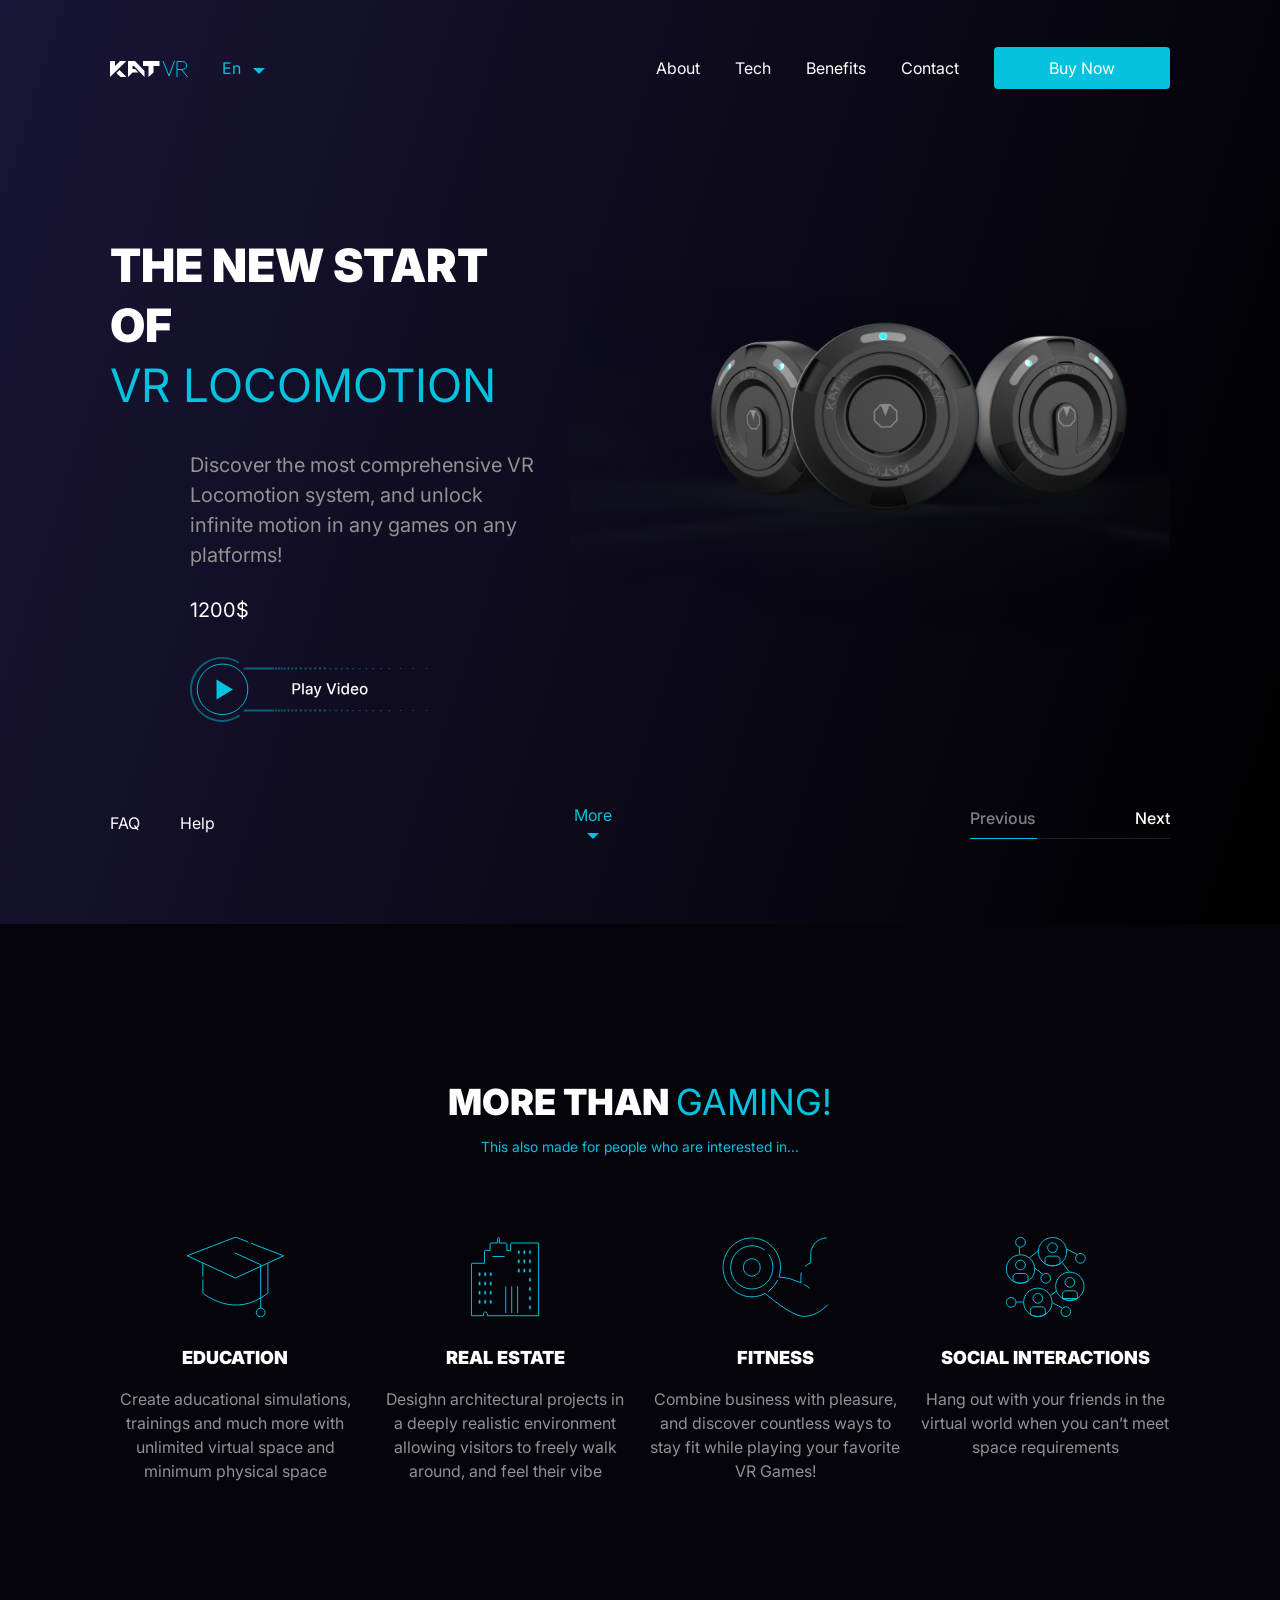
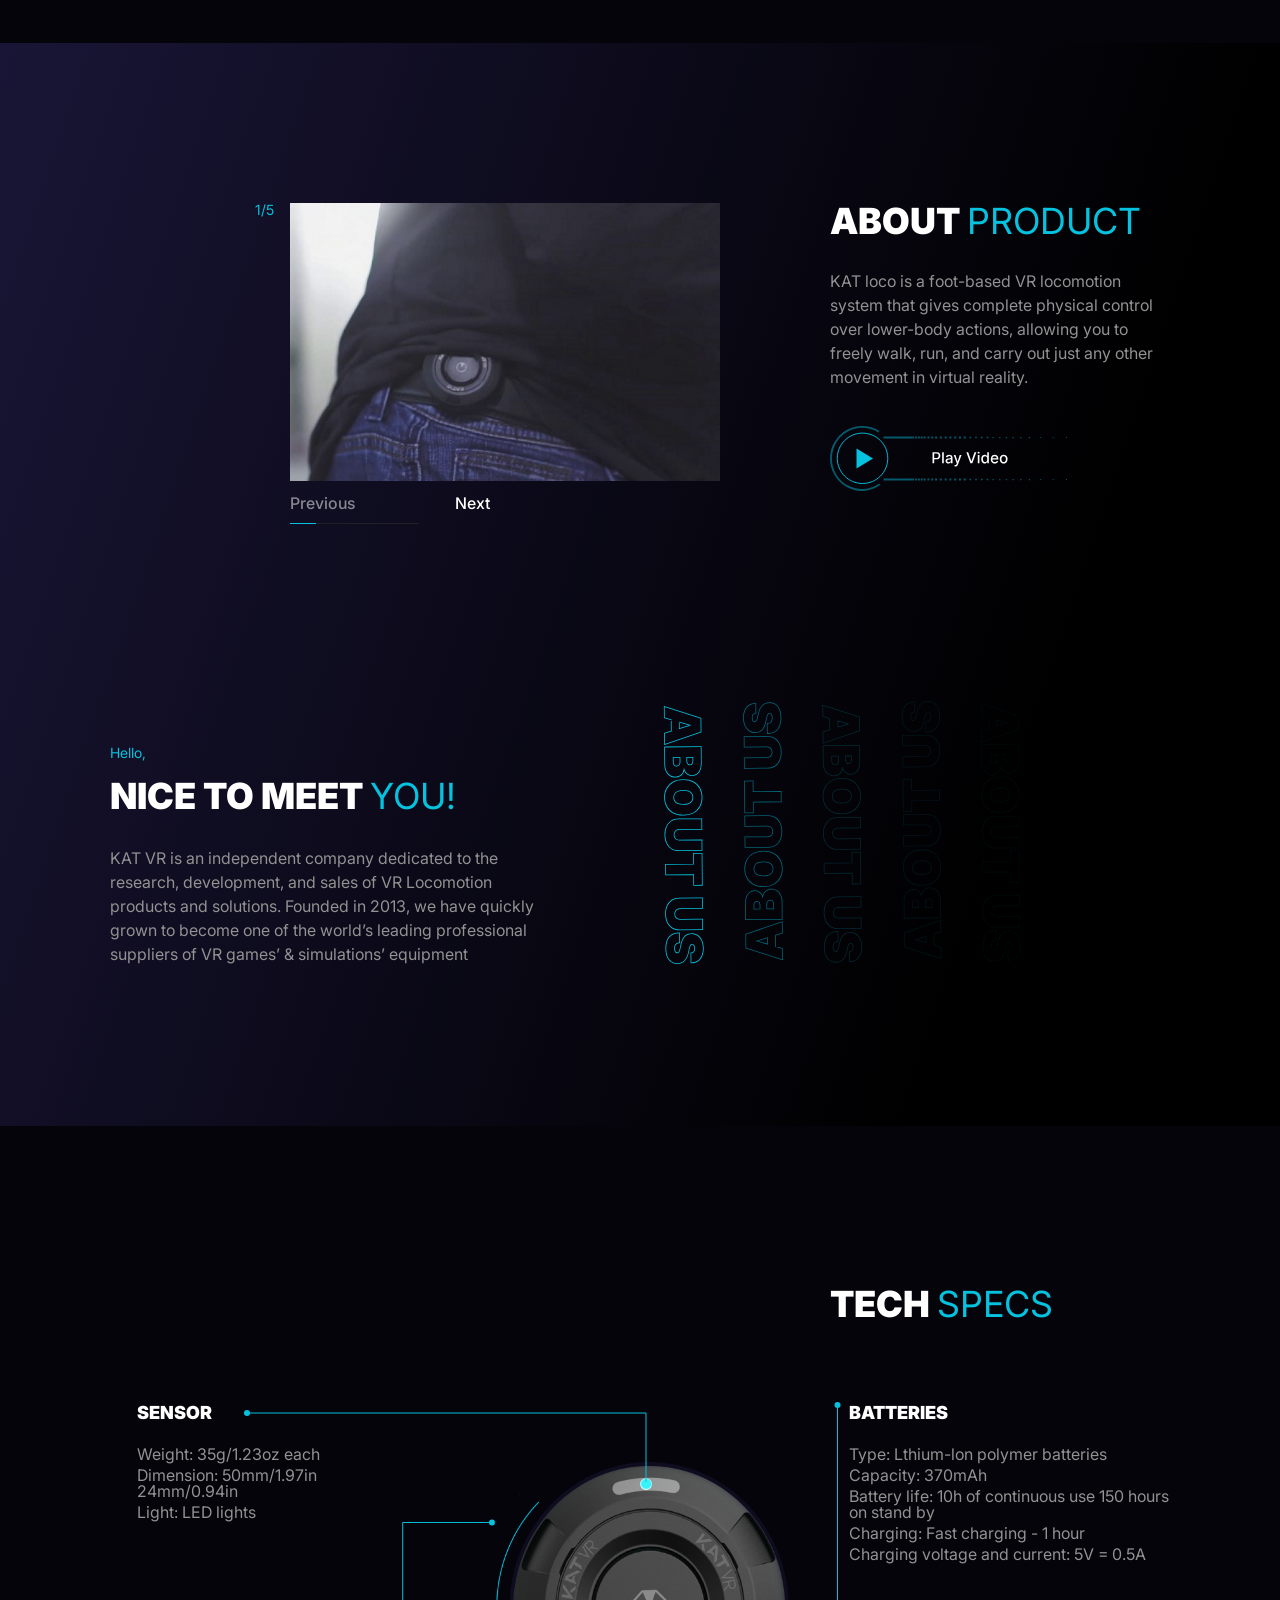
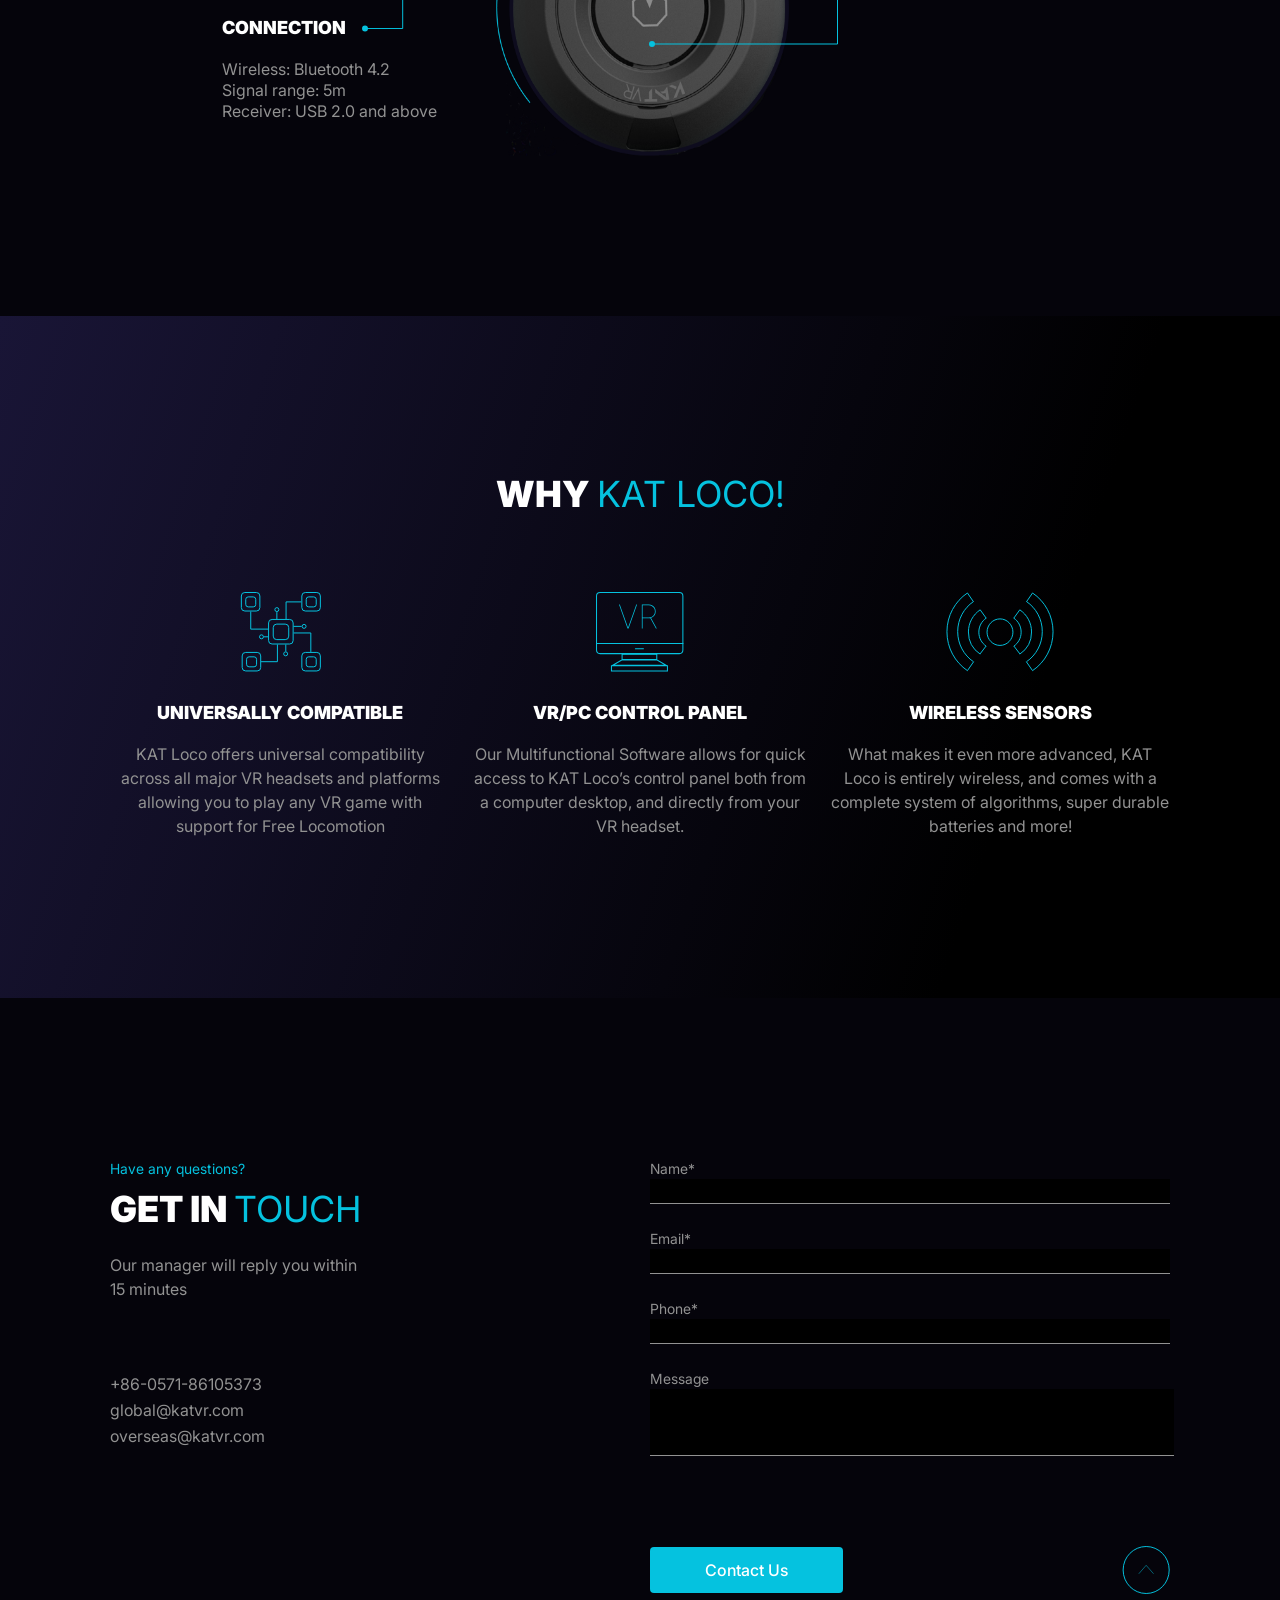
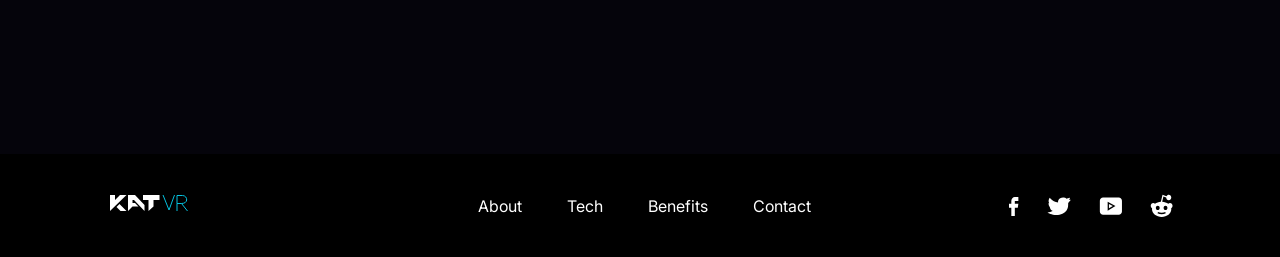
<file: index.html>
<!doctype html><html lang="en" class="page"><head><meta charset="utf-8"><meta name="viewport" content="width=device-width, initial-scale=1.0"><link rel="icon" type="image/x-icon" href="favicon.99cce77b.ico"><title>KAT VR</title><link rel="stylesheet" href="index.12e6fd03.css"></head><body class="page__body" id="page-top"> <header class="header"> <div class="container"> <div class="header__top"> <div class="header__logo"> <a href="#"> <img src="logo.b2d1a155.svg" alt="Logo"> </a> </div> <div class="header__menu"> <div class="header__language"> <div class="header__language-btn" id="language-btn"> <span class="header__language-btn-text" id="current-language"> En </span> </div> <ul class="header__language-options-list" id="language-options"> <li class="header__language-option" data-lang="en"> <span class="header__language-option-text">En</span> </li> <li class="header__language-option" data-lang="ua"> <span class="header__language-option-text">Ua</span> </li> </ul> </div> <nav class="nav"> <ul class="nav__list"> <li class="nav__item"> <a href="#about-us" class="nav__link"> About </a> </li> <li class="nav__item"> <a href="#tech" class="nav__link"> Tech </a> </li> <li class="nav__item"> <a href="#benefits" class="nav__link"> Benefits </a> </li> <li class="nav__item"> <a href="#contact" class="nav__link"> Contact </a> </li> </ul> <a href="#buy-now" class="nav__button"> Buy Now </a> </nav> </div> <div class="header__burger-menu" id="burger-menu"> <span></span> <span></span> <span></span> </div> </div> <div class="header__hero"> <div class="header__hero-content"> <div class="header__hero-info"> <h1 class="header__hero-title hero-title"> THE NEW START OF <br> <span class="header__hero-highlight highlight"> VR LOCOMOTION </span> </h1> <div class="header__hero-description"> <p class="header__hero-text"> Discover the most comprehensive VR Locomotion system, and unlock infinite motion in any games on any platforms! </p> <span class="header__hero-price">1200$</span> <a href="#video" class="video__btn"></a> </div> </div> <div class="header__hero-slider"> <img src="slider-image-1.2ce5b6db.png" alt="Slider Img 1" class="header__hero-slider-image"> <img src="slider-image-2.96157bd2.jpg" alt="Slider Img 2" class="header__hero-slider-image"> <img src="slider-image-3.a034b074.jpg" alt="Slider Img 3" class="header__hero-slider-image"> </div> </div> </div> <div class="header__bottom"> <div class="header__bottom-info-nav"> <a href="#faq">FAQ</a> <a href="#help">Help</a> </div> <a href="#section-more" class="more-btn"> More </a> <div class="wrapper"> <div class="slider__navigation"> <button id="Prev">Previous</button> <button id="Next">Next</button> </div> <div class="slider__progress"> <div class="slider__progress-line"></div> </div> </div> </div> </div> </header> <aside class="aside page__menu" id="aside"> <div class="aside__top side-bar"> <a href="#" class="icon icon--close" id="close-menu"></a> <a href="#" class="icon icon--back" id="back-to-main"></a> </div> <div class="aside__bottom" id="main-menu"> <nav class="aside__navigation navigation"> <ul class="navigation__list"> <li class="navigation__item"> <a href="#about-us" class="navigation__link"> About </a> </li> <li class="navigation__item"> <a href="#tech" class="navigation__link"> Tech </a> </li> <li class="navigation__item"> <a href="#benefits" class="navigation__link"> Benefits </a> </li> <li class="navigation__item"> <a href="#contact" class="navigation__link"> Contact </a> </li> <li class="navigation__item"> <a href="#" class="navigation__link" id="language-link"> Language </a> </li> <li class="navigation__item"> <a href="#faq" class="navigation__link"> FAQ </a> </li> <li class="navigation__item"> <a href="#help" class="navigation__link"> Help </a> </li> </ul> </nav> </div> <div class="aside__bottom hidden" id="language-menu"> <nav class="aside__navigation navigation"> <ul class="navigation__list"> <li class="navigation__item"> <a href="#English" class="navigation__link"> English </a> </li> <li class="navigation__item"> <a href="#Arabic" class="navigation__link"> Arabic </a> </li> <li class="navigation__item"> <a href="#Chinese(Simplified)" class="navigation__link"> Chinese (Simplified) </a> </li> <li class="navigation__item"> <a href="#Chinese(Traditional)" class="navigation__link"> Chinese (Traditional) </a> </li> <li class="navigation__item"> <a href="#French" class="navigation__link"> French </a> </li> <li class="navigation__item"> <a href="#German" class="navigation__link"> German </a> </li> <li class="navigation__item"> <a href="#Italian" class="navigation__link"> Italian </a> </li> <li class="navigation__item"> <a href="#Polish" class="navigation__link"> Polish </a> </li> <li class="navigation__item"> <a href="#Ukrainian" class="navigation__link"> Ukrainian </a> </li> </ul> </nav> </div> </aside> <main class="main"> <section class="more-than-gaming section" id="section-more"> <div class="container"> <h2 class="more-than-gaming__title section-title"> More than <span class="highlight">Gaming!</span> </h2> <p class="more-than-gaming__subtitle secondary-text"> This also made for people who are interested in... </p> <div class="more-than-gaming__features"> <div class="more-than-gaming__features-item"> <div class="more-than-gaming__icon more-than-gaming__icon--education"></div> <h3 class="more-than-gaming__feature-title small-title"> Education </h3> <p class="more-than-gaming__feature-description"> Create aducational simulations, trainings and much more with unlimited virtual space and minimum physical space </p> </div> <div class="more-than-gaming__features-item"> <div class="more-than-gaming__icon more-than-gaming__icon--real-estate"></div> <h3 class="more-than-gaming__feature-title small-title"> Real Estate </h3> <p class="more-than-gaming__feature-description"> Desighn architectural projects in a deeply realistic environment allowing visitors to freely walk around, and feel their vibe </p> </div> <div class="more-than-gaming__features-item"> <div class="more-than-gaming__icon more-than-gaming__icon--fitness"></div> <h3 class="more-than-gaming__feature-title small-title"> Fitness </h3> <p class="more-than-gaming__feature-description"> Combine business with pleasure, and discover countless ways to stay fit while playing your favorite VR Games! </p> </div> <div class="more-than-gaming__features-item"> <div class="more-than-gaming__icon more-than-gaming__icon--social-interactions"></div> <h3 class="more-than-gaming__feature-title small-title"> Social interactions </h3> <p class="more-than-gaming__feature-description"> Hang out with your friends in the virtual world when you can’t meet space requirements </p> </div> </div> </div> </section> <section class="about-us section" id="about-us"> <div class="container"> <div class="about-us__top"> <h2 class="about-us__top-title--mobile section-title"> About <span class="highlight">Product</span> </h2> <div class="about-us__slider"> <div class="about-us__slider-counter secondary-text">1/5</div> <div class="about-us__slider-content"> <div class="about-us__slider-slide"> <img src="slider-image-4.2626aaf0.png" alt="Slide 1"> </div> <div class="about-us__slider-slide"> <img src="slider-image-1.2ce5b6db.png" alt="Slide 2"> </div> <div class="about-us__slider-slide"> <img src="slider-image-2.96157bd2.jpg" alt="Slide 3"> </div> <div class="about-us__slider-slide"> <img src="slider-image-3.a034b074.jpg" alt="Slide 4"> </div> <div class="about-us__slider-slide"> <img src="slider-image-5.74ef953b.png" alt="Slide 5"> </div> </div> <div class="about-us__slider-navigation"> <div class="about-us__slider-navigation-btns"> <button id="goBack">Previous</button> <button id="goNext">Next</button> </div> <div class="about-us__slider-progress"> <div class="about-us__slider-progress-line"></div> </div> <div class="about-us__slider-dots"></div> </div> </div> <div class="about-us__info"> <h2 class="about-us__info-title section-title"> About <span class="highlight">Product</span> </h2> <p class="about-us__info-description"> KAT loco is a foot-based VR locomotion system that gives complete physical control over lower-body actions, allowing you to freely walk, run, and carry out just any other movement in virtual reality. </p> <a href="#video" class="video__btn"></a> </div> </div> <div class="about-us__bottom"> <div class="about-us__bottom-greeting"> <p class="about-us__bottom-greeting--hello secondary-text"> Hello, </p> <h2 class="about-us__bottom-title section-title"> Nice to meet <span class="highlight">YOU!</span> </h2> <p class="about-us__bottom-greeting--desc"> KAT VR is an independent company dedicated to the research, development, and sales of VR Locomotion products and solutions. Founded in 2013, we have quickly grown to become one of the world’s leading professional suppliers of VR games’ & simulations’ equipment </p> </div> <div class="about-us__bottom-vertical-text"></div> </div> </div> </section> <section class="section tech" id="tech"> <div class="container tech__container"> <h2 class="section-title tech__title"> Tech <span class="highlight">Specs</span> </h2> <div class="tech__content"> <img src="tech-main-image.90d2bc3a.png" alt="Tech image" class="tech__image"> <button class="tech__btn tech__btn--sensor"></button> <ul class="tech__mobile-list tech__mobile-list--top"> <li class="tech__list-item">Weight: 35g/1.23oz each</li> <li class="tech__list-item"> Dimension: 50mm/1.97in 24mm/0.94in </li> <li class="tech__list-item">Light: LED lights</li> </ul> <button class="tech__btn tech__btn--batteries"></button> <ul class="tech__mobile-list tech__mobile-list--right"> <li class="tech__list-item"> Type: Lthium-lon polymer batteries </li> <li class="tech__list-item">Capacity: 370mAh</li> <li class="tech__list-item"> Battery life: 10h of continuous use 150 hours on stand by </li> <li class="tech__list-item">Charging: Fast charging - 1 hour</li> <li class="tech__list-item"> Charging voltage and current: 5V = 0.5A </li> </ul> <button class="tech__btn tech__btn--connection"></button> <ul class="tech__mobile-list tech__mobile-list--bottom"> <li class="tech__list-item">Wireless: Bluetooth 4.2</li> <li class="tech__list-item">Signal range: 5m</li> <li class="tech__list-item">Receiver: USB 2.0 and above</li> </ul> <div class="tech__info tech__info--sensor"> <h3 class="small-title tech__info-title">Sensor</h3> <ul class="tech__list"> <li class="tech__list-item">Weight: 35g/1.23oz each</li> <li class="tech__list-item"> Dimension: 50mm/1.97in 24mm/0.94in </li> <li class="tech__list-item">Light: LED lights</li> </ul> <span class="tech__line-sensor"></span> </div> <div class="tech__info tech__info--connection"> <h3 class="small-title tech__info-title">Connection</h3> <ul class="tech__list"> <li class="tech__list-item">Wireless: Bluetooth 4.2</li> <li class="tech__list-item">Signal range: 5m</li> <li class="tech__list-item">Receiver: USB 2.0 and above</li> </ul> <span class="tech__line-connection"></span> </div> <div class="tech__info tech__info--batteries"> <h3 class="small-title tech__info-title">Batteries</h3> <ul class="tech__list"> <li class="tech__list-item"> Type: Lthium-lon polymer batteries </li> <li class="tech__list-item">Capacity: 370mAh</li> <li class="tech__list-item"> Battery life: 10h of continuous use 150 hours on stand by </li> <li class="tech__list-item"> Charging: Fast charging - 1 hour </li> <li class="tech__list-item"> Charging voltage and current: 5V = 0.5A </li> </ul> <span class="tech__line-batteries"></span> </div> </div> </div> </section> <section class="section why-kat-loco" id="benefits"> <div class="container"> <h2 class="section-title why-kat-loco__title"> Why <span class="highlight">Kat Loco!</span> </h2> <div class="why-kat-loco__features"> <div class="why-kat-loco__features-item"> <div class="why-kat-loco__icon why-kat-loco__icon--universally-compatible"></div> <h3 class="small-title why-kat-loco__feature-title"> UNIVERSALLY COMPATIBLE </h3> <p class="why-kat-loco__feature-description"> KAT Loco offers universal compatibility across all major VR headsets and platforms allowing you to play any VR game with support for Free Locomotion </p> </div> <div class="why-kat-loco__features-item"> <div class="why-kat-loco__icon why-kat-loco__icon--computer"></div> <h3 class="small-title why-kat-loco__feature-title"> VR/PC CONTROL PANEL </h3> <p class="why-kat-loco__feature-description"> Our Multifunctional Software allows for quick access to KAT Loco’s control panel both from a computer desktop, and directly from your VR headset. </p> </div> <div class="why-kat-loco__features-item"> <div class="why-kat-loco__icon why-kat-loco__icon--wireless"></div> <h3 class="small-title why-kat-loco__feature-title"> WIRELESS SENSORS </h3> <p class="why-kat-loco__feature-description"> What makes it even more advanced, KAT Loco is entirely wireless, and comes with a complete system of algorithms, super durable batteries and more! </p> </div> </div> </div> </section> <div class="buy-btn"> <a href="#buy-now" class="buy-btn__content"> Buy Now </a> </div> <section class="contact section" id="contact"> <div class="contact__container container"> <div class="contact__info"> <p class="contact__info-inquiries secondary-text"> Have any questions? </p> <h2 class="contact__info-title section-title"> Get in <span class="highlight">touch</span> </h2> </div> <div class="contact__details"> <a href="tel:+86-0571-86105373">+86-0571-86105373</a> <a href="mailto:global@katvr.com">global@katvr.com</a> <a href="mailto:overseas@katvr.com">overseas@katvr.com</a> </div> <div class="contact__content"> <form class="form" action="#"> <div class="form__field"> <label for="name" class="form__label secondary-text"> Name* </label> <input type="text" name="text" class="form__input" required> </div> <div class="form__field"> <label for="name" class="form__label secondary-text"> Email* </label> <input type="email" name="email" class="form__input" required> </div> <div class="form__field"> <label for="phone" class="form__label secondary-text"> Phone* </label> <input type="tel" name="phone" class="form__input" required> </div> <div class="form__field form__field-textarea"> <label for="textarea" class="form__label secondary-text"> Message </label> <textarea type="text" name="message" class="form__input form__input-height" required></textarea> </div> <div class="form__btns"> <button class="form__btns-submit" type="submit"> Contact Us </button> <a href="#page-top" class="go__top"></a> </div> </form> </div> <p class="contact__manager-answer"> Our manager will reply you within 15 minutes </p> </div> </section> </main> <footer class="footer"> <div class="container footer__container"> <a href="#" class="footer__logo"> <img src="logo.b2d1a155.svg" alt="Logo"> </a> <div class="footer__navigation"> <ul class="footer__navigation-list"> <li class="footer__navigation-item"> <a href="#about-us" class="footer__navigation-link"> About </a> </li> <li class="footer__navigation-item"> <a href="#tech" class="footer__navigation-link"> Tech </a> </li> <li class="footer__navigation-item"> <a href="#benefits" class="footer__navigation-link"> Benefits </a> </li> <li class="footer__navigation-item"> <a href="#contact" class="footer__navigation-link"> Contact </a> </li> </ul> </div> <div class="footer__contacts-info"> <div class="contact-list--footer"> <ul class="contact-list__items"> <li class="contact-list__item"> <a class="contact-list__link" href="tel:+86-0571-86105373"> +86-0571-86105373 </a> </li> <li class="contact-list__item"> <a class="contact-list__link" href="mailto:global@katvr.com"> global@katvr.com </a> </li> <li class="contact-list__item"> <a class="contact-list__link" href="mailto:overseas@katvr.com"> overseas@katvr.com </a> </li> </ul> </div> <div class="footer__socials"> <ul class="footer__socials-list"> <li class="footer__socials-item"> <a href="https://www.facebook.com/" class="footer__socials-link" target="_blank"> <img src="facebook-icon.19ff35a2.svg" alt="Facebook"> </a> </li> <li class="footer__socials-item"> <a href="https://x.com/" class="footer__socials-link" target="_blank"> <img src="twitter-icon.670beaac.svg" alt="Twitter"> </a> </li> <li class="footer__socials-item"> <a href="https://www.youtube.com/" class="footer__socials-link" target="_blank"> <img src="youtube-icon.ff60feba.svg" alt="Youtube"> </a> </li> <li class="footer__socials-item"> <a href="https://www.reddit.com/" class="footer__socials-link" target="_blank"> <img src="reddit-icon.a0465881.svg" alt="Reddit"> </a> </li> </ul> </div> </div> </div> </footer> <div class="hidden video-modal"> <div class="video-modal__overlay"></div> <div class="video-modal__content"> <button class="video-modal__close"></button> <iframe id="video-player" src="https://www.youtube.com/embed/9xzD-XzLLQw" allow="accelerometer; autoplay; encrypted-media; gyroscope; picture-in-picture" allowfullscreen></iframe> </div> </div> <div class="modal" id="modal-help" role="dialog"> <div class="modal__overlay"></div> <div class="modal__container"> <button class="modal__close"></button> <h2 class="modal__title section-title"> HOW CAN WE <span class="highlight">HELP</span> YOU? </h2> <p class="modal-help__description"> Welcome to our help center. Our goal is to make the process of getting acquainted and purchase as easy and pleasant as possible. Need help with your KAT VR loco product? Many product questions can be resolved by reviewing our Product Support <a href="#faq" class="helper-links"> FAQs </a> . <br> <br> Please also feel free to <a id="modal-contact-us" href="#contact" class="helper-links"> Contact Us </a> directly should you need anything further. We’re happy to help. </p> <div class="modal-help__support"> <div class="warranty-links"> <ul class="warranty-links__list"> <li class="warranty-links__item"> <a href="#instruction-manual" class="helper-links warranty-links__link"> Instruction manual </a> </li> <li class="warranty-links__item"> <a href="#warranty" class="helper-links warranty-links__link"> Where to go for a warranty </a> </li> <li class="warranty-links__item"> <a href="#service-policy" class="helper-links warranty-links__link"> Service Policy </a> </li> </ul> </div> <div class="modal-help__support--contacts"> <div class="contact-list contact-list--help"> <ul class="contact-list__items contact-list__items--help"> <li class="contact-list__item"> <a class="contact-list__link contact-list__link--help" href="tel:+86-0571-86105373"> +86-0571-86105373 </a> </li> <li class="contact-list__item"> <a class="contact-list__link contact-list__link--help" href="mailto:global@katvr.com"> global@katvr.com </a> </li> <li class="contact-list__item"> <a class="contact-list__link contact-list__link--help" href="mailto:overseas@katvr.com"> overseas@katvr.com </a> </li> </ul> </div> </div> </div> </div> </div> <div class="modal" id="modal-faq" role="dialog"> <div class="modal__overlay"></div> <div class="modal__container"> <button class="modal__close"></button> <h2 class="modal__title section-title"> FREQUENTLY ASKED <span class="highlight">QUESTIONS</span> </h2> <ul class="modal-faq__list"> <li class="modal-faq__item"> <h4 class="modal-faq__question"> What makes KAT loco different from other systems? <span class="modal-faq__arrow"></span> </h4> <div class="modal-faq__answer"> <p class="modal-faq__answer--text"> Despite being approached from many different angles, all traditional VR Locomotion systems including roomscale, teleportation, and free locomotion failed to provide an optimal solution capable of integrating high immersion with convenience. KAT loco does all of that without repeating their flaws. Our system offers a complete and versatile solution for an affordable price what makes it a perfect choice for home-use. It is also 100% user friendly, wireless, universally compatible, and more! It even offers decoupled head and body directions! </p> <span class="modal-faq__answer--date"> Last updated: Wed, June 12 2019 7:07 PM UTC +03:00 </span> </div> </li> <li class="modal-faq__item"> <h4 class="modal-faq__question"> Will it decrease my motion sickness? <span class="modal-faq__arrow"></span> </h4> <div class="modal-faq__answer"> <p class="modal-faq__answer--text"> It is possible that the device or application could help reduce motion sickness, depending on its features and how it manages movement and visual feedback. Many modern VR headsets and apps are designed to minimize motion sickness by improving frame rates, reducing latency, and offering comfort settings such as adjustable movement speeds or teleportation instead of free movement. However, individual experiences with motion sickness in VR can vary, so it might still be a good idea to start with short sessions and gradually increase your usage to see how you feel. </p> <span class="modal-faq__answer--date"> Last updated: Tue, May 12 2023 6:55 PM UTC +03:00 </span> </div> </li> <li class="modal-faq__item"> <h4 class="modal-faq__question"> Which VR headsets is it compatible with? <span class="modal-faq__arrow"></span> </h4> <div class="modal-faq__answer"> <p class="modal-faq__answer--text"> The device or application you're referring to is compatible with various VR headsets, including Oculus Quest 2, Oculus Rift S, HTC Vive Series, Valve Index, PlayStation VR, Windows Mixed Reality headsets, Pimax headsets, and HP Reverb G2. However, it's always recommended to check the specific product's documentation or support page to confirm compatibility, as this can vary by software or hardware version. </p> <span class="modal-faq__answer--date"> Last updated: Wed, June 13 2024 9:12 PM UTC +03:00 </span> </div> </li> <li class="modal-faq__item"> <h4 class="modal-faq__question"> Is it compatible with Oculus Quest? <span class="modal-faq__arrow"></span> </h4> <div class="modal-faq__answer"> <p class="modal-faq__answer--text"> Yes, it is compatible with Oculus Quest. Depending on the specific product or software you're referring to, many VR accessories, games, and applications are compatible with the Oculus Quest. However, it's always best to double-check the system requirements and compatibility for your specific device or app to ensure optimal performance. </p> <span class="modal-faq__answer--date"> Last updated: Wed, June 15 2024 7:07 PM UTC +03:00 </span> </div> </li> </ul> <a href="#section-more" class="modal-faq__btn more-btn" id="modal-more-btn"> More </a> </div> </div> <div class="order-modal"> <div class="container order-modal__container"> <div class="order-modal__top"> <a href="#" class="order-modal__logo"> <img src="logo.b2d1a155.svg" alt="Logo"> </a> <div class="order-modal__lifecycle"> <p class="order-modal__lifecycle-step">Place Order</p> <p class="order-modal__lifecycle-step">Pay</p> <p class="order-modal__lifecycle-step">Order Complete</p> </div> <button class="order-modal__close"></button> </div> <div class="order-modal__progress"> <div class="order-modal__progress-step">Place Order</div> <div class="order-modal__progress-step">Pay</div> <div class="order-modal__progress-step">Order complete</div> </div> <div class="order-modal__content"> <div id="placeOrderStep" class="order-modal__content--active"> <div class="order-modal__product"> <img src="order-image.a9155039.png" alt="Order Image" class="order-modal__product--image"> <div class="order-modal__summary"> <div class="order-modal__item"> <label for="customDropdown" class="order-modal__label"> Quantity </label> <div class="custom-dropdown" id="customDropdown"> <div class="custom-dropdown__selected" id="dropdownSelected"> 1 </div> <ul class="custom-dropdown__list" id="dropdownList"> <li class="custom-dropdown__item" data-value="1"> 1 </li> <li class="custom-dropdown__item" data-value="2"> 2 </li> <li class="custom-dropdown__item" data-value="3"> 3 </li> <li class="custom-dropdown__item" data-value="4"> 4 </li> <li class="custom-dropdown__item" data-value="5"> 5 </li> <li class="custom-dropdown__item" data-value="6"> 6 </li> <li class="custom-dropdown__item" data-value="7"> 7 </li> <li class="custom-dropdown__item" data-value="8"> 8 </li> <li class="custom-dropdown__item" data-value="9"> 9 </li> </ul> </div> </div> <div class="order-modal__item"> <span class="order-modal__label">Price</span> <span id="price" class="order-modal__price"> 1200$ </span> </div> </div> </div> <form id="orderForm" class="form-buy"> <div class="form-buy__field"> <label for="firstName" class="form-buy__label"> First Name* </label> <input type="text" id="firstName" class="form-buy__input" required> </div> <div class="form-buy__field"> <label for="lastName" class="form-buy__label"> Last Name* </label> <input type="text" id="lastName" class="form-buy__input" required> </div> <div class="form-buy__field"> <label for="email" class="form-buy__label"> Email* </label> <input type="email" id="email" class="form-buy__input" required> </div> <div class="form-buy__field"> <label for="phone" class="form-buy__label"> Phone Number* </label> <input type="tel" id="phone" class="form-buy__input" pattern="^\+?\d{1,4}?[-.\s]?\(?\d{1,3}?\)?[-.\s]?\d{1,4}[-.\s]?\d{1,4}[-.\s]?\d{1,9}$" title="Please enter a valid phone number (e.g., +380680305033, 068-030-50, or +1 (800) 555-1234)" required> </div> <div class="form-buy__field"> <label for="countryDropdown" class="order-modal__label"> Country* </label> <div class="custom-dropdown" id="countryDropdown"> <div class="custom-dropdown__selected" id="countrySelected"> Ukraine </div> <ul class="custom-dropdown__list" id="countryDropdownList"> <li class="custom-dropdown__item" data-value="Italy"> Italy </li> <li class="custom-dropdown__item" data-value="Spain"> Spain </li> <li class="custom-dropdown__item" data-value="Poland"> Poland </li> <li class="custom-dropdown__item" data-value="USA"> USA </li> </ul> </div> </div> <div class="form-buy__field"> <label for="cityDropdown" class="order-modal__label"> City* </label> <div class="custom-dropdown" id="cityDropdown"> <div class="custom-dropdown__selected" id="citySelected"> Select City </div> <ul class="custom-dropdown__list" id="cityDropdownList"></ul> </div> </div> <div class="form-buy__field"> <label for="shipping-adress" class="form-buy__label"> Shipping Adress* </label> <input class="form-buy__input" type="text" id="shipping-adress" name="shipping-adress" required> </div> <div class="form-buy__field"> <label for="shipping-adress-2" class="form-buy__label"> Shipping Adress 2 </label> <input class="form-buy__input" type="text" id="shipping-adress-2" name="shipping-adress-2"> </div> <button type="submit" id="purchaseButton" class="form-buy__btn"> Purchase </button> </form> </div> <div id="payStep" class="order-modal__content--active payment-wrapper"> <div class="order-modal__product--payment"> <img src="order-image.a9155039.png" alt="Order Image" class="order-modal__product--image"> <div class="order-modal__summary"> <div class="order-modal__item"> <span class="order-modal__label">Quantity</span> <span id="selectedQuantity" class="order-modal__value"> 1 </span> </div> <div class="order-modal__item"> <span class="order-modal__label">Price</span> <span id="selectedPrice" class="order-modal__price"> 1200$ </span> </div> </div> </div> <form id="paymentForm" class="form-payment"> <div class="form-payment__field form-payment__field--card"> <label for="card-number" class="form-payment__label"> Card Number* </label> <div class="form-payment__card"> <input class="form-payment__input form-payment__input--num" id="card-number" name="card-number-1" inputmode="numeric" placeholder="0000" maxlength="4" required> <input class="form-payment__input form-payment__input--num" name="card-number-2" inputmode="numeric" placeholder="0000" maxlength="4" required> <input class="form-payment__input form-payment__input--num" name="card-number-3" inputmode="numeric" placeholder="0000" maxlength="4" required> <input class="form-payment__input form-payment__input--num" name="card-number-4" inputmode="numeric" placeholder="0000" maxlength="4" required> <div class="form-payment--visa-icon"></div> </div> </div> <div class="form-payment__field form-payment__field-holder"> <label for="card-name" class="form-payment__label"> Card Holder Name* </label> <input type="text" id="card-name" class="form-payment__input" required> </div> <div class="form-payment__field form-payment__field--expiration-date"> <label for="expiry-date" class="form-payment__label"> Expiration Date* </label> <input type="text" id="expiry-date" class="form-payment__input" pattern="^(0[1-9]|1[0-2])\/\d{2}$" title="Please enter a valid expiry date in MM/YY format (e.g., 05/24)" inputmode="numeric" maxlength="5" placeholder="MM/YY" required> </div> <div class="form-payment__field form-payment__field--cvv"> <label for="cvv" class="form-payment__label"> CVV* </label> <input type="text" id="cvv" class="form-payment__input" placeholder="0 0 0" inputmode="numeric" maxlength="3" required> </div> <button type="submit" class="form-payment__btn"> Purchase </button> </form> </div> <div id="orderCompleteStep" class="order-modal__content--active"> <div class="order-modal__complete"> <h2 class="order-modal__complete-title section-title"> Thank you for <span class="highlight">your</span> order! </h2> <p class="order-modal__complete-text"> Your order has been placed and is being processed. You will recive an email with the order details </p> <a href="#" class="order-modal__complete-back-btn"> Back to homepage </a> </div> </div> </div> </div> </div> <script type="module" src="index.7ef0e60d.js"></script> </body></html>
</file>
<file: index.12e6fd03.css>
html,body,div,span,applet,object,iframe,h1,h2,h3,h4,h5,h6,p,blockquote,pre,a,abbr,acronym,address,big,cite,code,del,dfn,em,img,ins,kbd,q,s,samp,small,strike,strong,sub,sup,tt,var,b,u,i,center,dl,dt,dd,ol,ul,li,fieldset,form,label,legend,table,caption,tbody,tfoot,thead,tr,th,td,article,aside,canvas,details,embed,figure,figcaption,footer,header,hgroup,menu,nav,output,ruby,section,summary,time,mark,audio,video,button,input{vertical-align:baseline;border:0;margin:0;padding:0;font-family:inherit;font-size:100%}article,aside,details,figcaption,figure,footer,header,hgroup,menu,nav,section{display:block}body{line-height:1}ol,ul{list-style:none}blockquote,q{quotes:none}blockquote:before,blockquote:after,q:before,q:after{content:"";content:none}table{border-collapse:collapse;border-spacing:0}a{text-decoration:none}input,textarea{resize:none;border:none;outline:none}.hero-title{font-family:Inter Black,serif;font-size:46px;font-weight:900;line-height:130%}.section-title{font-family:Inter Black,serif;font-size:36px;font-weight:900;line-height:auto;color:#fff;text-transform:uppercase}.highlight{font-family:Inter Regular,serif;font-weight:400;line-height:auto;color:#05c2df}.small-title{color:#fff;text-transform:uppercase;font-family:Inter Black,serif;font-size:18px;font-weight:900;line-height:22px}p{font-family:Inter Regular,serif;font-size:16px;font-weight:400;line-height:150%}.secondary-text{font-family:Inter Regular,serif;font-size:14px;font-weight:400;line-height:auto}h3{font-family:Inter Black,serif;font-size:16px;font-weight:900;line-height:auto}button{font-family:Inter Medium,serif;font-size:16px;font-weight:500;line-height:auto}a{font-family:Inter Regular,serif;font-size:16px;font-weight:400;line-height:auto}@font-face{font-family:Inter Regular;src:url(Inter_18pt-Regular.a443b269.ttf)format("truetype");font-weight:400;font-style:normal}@font-face{font-family:Inter Medium;src:url(Inter_18pt-Medium.e4da7c6d.ttf)format("truetype");font-weight:500;font-style:normal}@font-face{font-family:Inter Bold;src:url(Inter_18pt-Bold.aa08f2ee.ttf)format("truetype");font-weight:700;font-style:normal}@font-face{font-family:Inter Black;src:url(Inter_18pt-Black.3c5f3d25.ttf)format("truetype");font-weight:900;font-style:normal}.helper-links{color:#05c2df;transition:all .3s}.helper-links:hover{color:#fff}.page{scroll-behavior:smooth;color:#929292;background:linear-gradient(107.56deg,#191536 0%,#000 100%);font-family:Inter Regular,sans-serif}.page:has(.page__menu:target){overflow:hidden}.page__body{min-width:320px;margin:0}.page__menu{opacity:0;pointer-events:none;transition:all .3s;position:fixed;top:0;left:0;right:0;transform:translate(-100%)}.page__menu.menu--active{opacity:1;pointer-events:all;z-index:805;transform:translate(0)}.container{max-width:1920px;margin-inline:auto;padding-inline:110px}@media (width<=1279px){.container{padding-inline:34px}}@media (width<=676px){.container{padding-inline:20px}}.section{padding:160px 0}@media (width<=1279px){.section{padding:70px 0}}@media (width<=676px){.section{padding:50px 0}}.video__btn{background:url(video-button.9ea5c5b8.svg) 0/contain no-repeat;height:66px;margin-top:36px;transition:all .3s,background-size .3s;display:block}.video__btn:hover{background:url(video-button-hover.68b9a035.svg) 0/contain no-repeat}@media (width<=676px){.video__btn:hover,.video__btn{background-position:50%}}.header{background:linear-gradient(107.56deg,#191536 0%,#000 100%)}.header__burger-menu{cursor:pointer;z-index:5;flex:0 0 30px;height:14px;transition:transform .3s;display:none;position:relative}.header__burger-menu span{background-color:#fff;width:100%;height:1px;transition:all .3s;position:absolute;top:calc(50% - 1px);left:0}.header__burger-menu span:first-child{top:0;left:5px}.header__burger-menu span:last-child{top:auto;bottom:0;left:5px}.header__burger-menu span:nth-child(2){width:70%}.header__burger-menu:hover{transform:scale(1.2)}@media (width<=1279px){.header__burger-menu{display:block}}@media (width<=676px){.header__burger-menu{flex:0 0 20px;height:10px}}.header__top{flex-direction:row;justify-content:space-between;align-items:center;gap:34px;padding:47px 0;display:flex}@media (width<=1279px){.header__top{padding:34px 0}}@media (width<=676px){.header__top{padding:20px 0}}.header__logo{height:16px;transition:transform .3s;display:block}.header__logo:hover{transform:scale(1.2)}@media (width<=1279px){.header__logo{height:14px}}@media (width<=676px){.header__logo{height:12px}}.header__menu{flex-direction:row;justify-content:space-between;align-items:center;width:100%;display:flex}@media (width<=1279px){.header__menu{display:none}}.header .nav{gap:35px;display:flex}.header .nav__list{flex-direction:row;justify-content:space-between;align-items:center;gap:35px;display:flex}.header .nav__link{color:#fff;transition:color .3s;position:relative}.header .nav__link:hover{color:#05c2df}.header .nav__link:after{content:"";transform-origin:50%;background-color:#05c2df;width:100%;height:1px;transition:transform .3s;display:block;position:absolute;bottom:-8px;left:0;transform:scaleX(0)}.header .nav__link:hover:after{transform:scaleX(1)}.header .nav__button{color:#fff;background-color:#05c2df;border-radius:4px;padding:13px 55px;transition:all .3s}.header .nav__button:hover,.header .nav__button:focus{color:#05c2df;background-color:#fff;box-shadow:0 0 10px #ef97e8,0 0 20px #ef97e8,inset 0 0 20px #fff}.header__language{position:relative}.header__language-btn{cursor:pointer;flex-direction:row;justify-content:space-between;align-items:center;display:flex}.header__language-btn-text{color:#05c2df;font-weight:500}.header__language-btn-text:after{content:"";border-top:6px solid #05c2df;border-left:6px solid #0000;border-right:6px solid #0000;width:0;height:0;margin-left:8px;transition:transform .4s cubic-bezier(.25,1,.5,1),border-top-color .2s;display:inline-block}.header__language-btn-text:hover:after{transform:rotate(180deg)}.header__language-options-list{color:#fff;background:#191536;border-radius:8px;margin-top:10px;display:none;position:absolute;box-shadow:0 0 3px #0000001a}.header__language-option{cursor:pointer;align-items:center;padding:15px 30px;display:flex}.header__language-option:hover{color:#05c2df;background:#05040b}.header__language--active .header__language-options-list{display:block}.header__hero{margin-top:100px}@media (width<=1279px){.header__hero{margin-top:20px;padding-bottom:40px}}@media (width<=676px){.header__hero{margin-top:0}}.header__hero-content{--columns:12;grid-template-columns:repeat(var(--columns),1fr);column-gap:20px;display:grid}@media (width<=1279px){.header__hero-content{--columns:6}}@media (width<=676px){.header__hero-content{--columns:2}}.header__hero-info{grid-column:span 5}@media (width<=1279px){.header__hero-info{grid-column:span 3}}@media (width<=676px){.header__hero-info{order:2}}.header__hero-title{color:#fff;margin-bottom:35px}@media (width<=1279px){.header__hero-title{margin-bottom:18px;font-size:26px}}.header__hero-highlight{color:#05c2df}.header__hero-description{padding-left:80px}@media (width<=1279px){.header__hero-description{padding-left:0}}.header__hero-text{width:100%;max-width:365px;margin-bottom:30px;font-size:20px;font-weight:500}@media (width<=1279px){.header__hero-text{margin-bottom:10px;font-size:16px}}@media (width<=676px){.header__hero-text{text-align:justify;max-width:100%;margin-bottom:8px}}.header__hero-price{color:#fff;font-size:20px}@media (width<=676px){.header__hero-price{text-align:center;font-size:18px;display:block}}.header__hero-slider{grid-column:span 7;width:100%;height:450px;position:relative;overflow:hidden}.header__hero-slider-image{object-fit:contain;width:100%;height:100%;transition:all 1.5s;position:absolute}@media (width<=676px){.header__hero-slider-image{content:url(slider-image-1-mobile.7aa6dc72.png)}}@media (width<=1279px){.header__hero-slider{grid-column:span 3;height:350px}}@media (width<=676px){.header__hero-slider{order:1;height:150px}}.header__bottom{flex-direction:row;justify-content:space-between;align-items:center;padding:85px 0;display:flex}.header__bottom-info-nav{flex-direction:row;gap:40px;display:flex}.header__bottom-info-nav a{color:#fff;transition:color .3s;position:relative}.header__bottom-info-nav a:hover{color:#05c2df}.header__bottom-info-nav a:after{content:"";transform-origin:50%;background-color:#05c2df;width:100%;height:1px;transition:transform .3s;display:block;position:absolute;bottom:-8px;left:0;transform:scaleX(0)}.header__bottom-info-nav a:hover:after{transform:scaleX(1)}.header__bottom .wrapper{flex-direction:column;justify-content:flex-start;align-items:stretch;display:flex}.header__bottom .wrapper .slider__navigation{flex-direction:row;justify-content:space-between;align-items:center;gap:100px;display:flex}.header__bottom .wrapper .slider__navigation button{color:#fff;cursor:pointer;background:0 0}.header__bottom .wrapper .slider__navigation button:disabled{opacity:.5;cursor:not-allowed}.header__bottom .wrapper .slider__progress{background:#212121;width:100%;height:1px;margin:10px auto 0;position:relative}.header__bottom .wrapper .slider__progress-line{background:#05c2df;width:0;height:100%;transition:width .3s;position:absolute;top:0;left:0}@media (width<=1279px){.header__bottom{display:none}}.aside{box-sizing:border-box;background-color:#191536;height:auto;overflow:auto}.aside__navigation{margin-bottom:140px}@media (width<=676px){.aside{height:100vh}}.navigation__list{flex-direction:column;display:flex}.navigation__item:hover{background-color:#110e25}@media (width<=1279px){.navigation__item{padding-left:128px}}@media (width<=676px){.navigation__item{padding-left:0}}.navigation__link{box-sizing:border-box;color:#fff;align-items:center;width:100%;padding:11px 22px;font-size:21px;font-weight:500;display:flex;position:relative}.navigation__link:hover{color:#05c2df;background-color:#110e25}.side-bar{flex-direction:row;justify-content:flex-end;align-items:center;padding:34px;display:flex}@media (width<=676px){.side-bar{padding:20px}}.side-bar__icons{gap:24px;display:flex}.side-bar.language-open{flex-direction:row;justify-content:flex-start;align-items:center;display:flex}.icon{background-repeat:no-repeat;background-size:cover;width:17px;height:17px;transition:transform .3s;display:block}.icon:hover{transform:scale(1.2)}.icon--close{background-image:url(close-icon.1c8b5f7a.svg)}.icon--back{background-image:url(back-icon.3d594170.svg);background-size:contain}.hidden{display:none}.more-than-gaming{background-color:#05040b}.more-than-gaming__title{text-align:center;text-transform:uppercase;margin-bottom:16px}@media (width<=1279px){.more-than-gaming__title{margin-bottom:12px;font-size:21px}}@media (width<=676px){.more-than-gaming__title{text-align:left}}.more-than-gaming__subtitle{text-align:center;color:#05c2df;margin-bottom:80px}@media (width<=1279px){.more-than-gaming__subtitle{margin-bottom:30px;font-size:12px}}@media (width<=676px){.more-than-gaming__subtitle{text-align:left}}.more-than-gaming__features{--columns:12;grid-template-columns:repeat(var(--columns),1fr);column-gap:20px;display:grid}@media (width<=1279px){.more-than-gaming__features{--columns:6}}@media (width<=676px){.more-than-gaming__features{--columns:2}}.more-than-gaming__features-item{flex-direction:column;grid-column:span 3;justify-content:flex-start;align-items:center;display:flex}@media (width<=1279px){.more-than-gaming__features-item:nth-child(-n+2){margin-bottom:40px}}@media (width<=676px){.more-than-gaming__features-item{align-items:flex-start}.more-than-gaming__features-item:nth-child(-n+3){margin-bottom:20px}}.more-than-gaming__feature-title{margin-bottom:18px}@media (width<=1279px){.more-than-gaming__feature-title{font-size:16px}}@media (width<=676px){.more-than-gaming__feature-title{margin-bottom:11px}}.more-than-gaming__feature-description{text-align:center}@media (width<=676px){.more-than-gaming__feature-description{text-align:left;text-overflow:ellipsis;-webkit-line-clamp:2;line-clamp:2;-webkit-box-orient:vertical;display:-webkit-box;overflow:hidden}}.more-than-gaming__icon{background-position:50%;background-repeat:no-repeat;background-size:contain;width:100%;height:80px;margin-bottom:30px}.more-than-gaming__icon--education{background-image:url(education-icon.d5a3c236.svg)}.more-than-gaming__icon--real-estate{background-image:url(state-icon.f858e1bb.svg)}.more-than-gaming__icon--fitness{background-image:url(fitness-icon.a7a5cf66.svg)}.more-than-gaming__icon--social-interactions{background-image:url(socials-icon.a12af0bc.svg)}@media (width<=1279px){.more-than-gaming__icon{margin-bottom:22px}}@media (width<=676px){.more-than-gaming__icon{display:none}}.about-us{background:linear-gradient(108.62deg,#191536 0%,#000 77.34%)}.about-us__top{--columns:12;grid-template-columns:repeat(var(--columns),1fr);column-gap:20px;display:grid}@media (width<=1279px){.about-us__top{--columns:6}}@media (width<=676px){.about-us__top{--columns:2}}.about-us__top-title--mobile{display:none}@media (width<=676px){.about-us__top-title--mobile{grid-column:span 2;margin-bottom:20px;font-size:21px;display:block}}.about-us__info{grid-column:9/span 4}.about-us__info-title{margin-bottom:30px}@media (width<=1279px){.about-us__info-title{font-size:21px}}@media (width<=676px){.about-us__info-title{display:none}}@media (width<=1279px){.about-us__info{grid-column:span 3}}.about-us__slider{grid-column:3/span 5;width:100%;margin:0 auto;position:relative}.about-us__slider-counter{color:#05c2df;position:absolute;left:-35px}@media (width<=1279px){.about-us__slider-counter{display:none}}.about-us__slider-content{height:290px;display:flex;position:relative;overflow:hidden}.about-us__slider-slide{opacity:1;min-width:100%;margin-bottom:12px;transition:transform .5s}.about-us__slider-slide img{object-fit:cover;object-position:top;width:100%;height:100%}.about-us__slider-navigation{flex-direction:column;justify-content:flex-start;align-items:stretch;width:30%;display:flex}.about-us__slider-navigation-btns{flex-direction:row;justify-content:space-between;align-items:center;gap:100px;display:flex}.about-us__slider-navigation-btns button{color:#fff;cursor:pointer;background:0 0}.about-us__slider-navigation-btns button:disabled{opacity:.5;cursor:not-allowed}@media (width<=1279px){.about-us__slider-navigation-btns{display:none}.about-us__slider-navigation{width:100%}}@media (width<=676px){.about-us__slider-navigation{margin-bottom:20px}}.about-us__slider-progress{background:#212121;width:100%;height:1px;margin:10px auto 0;position:relative}.about-us__slider-progress-line{background:#05c2df;width:0;height:100%;transition:width .3s;position:absolute;top:0;left:0}@media (width<=1279px){.about-us__slider-progress{display:none}}.about-us__slider-dots{display:none}.about-us__slider-dots .dot{cursor:pointer;background-color:#484848;border-radius:50%;width:4px;height:4px;margin:0 5px;display:inline-block}.about-us__slider-dots .dot.active{background-color:#929292}@media (width<=1279px){.about-us__slider-dots{margin:0 auto;display:block}.about-us__slider{grid-column:span 3}}.about-us__bottom{--columns:12;grid-template-columns:repeat(var(--columns),1fr);column-gap:20px;margin-top:175px;display:grid}@media (width<=1279px){.about-us__bottom{--columns:6}}@media (width<=676px){.about-us__bottom{--columns:2}}.about-us__bottom-greeting{grid-column:span 5}.about-us__bottom-greeting--hello{color:#05c2df;margin:43px 0 15px}@media (width<=1279px){.about-us__bottom-greeting--hello{margin:23px 0 10px}}.about-us__bottom-greeting--desc{margin-top:32px}@media (width<=1279px){.about-us__bottom-greeting{grid-column:span 4}}.about-us__bottom-vertical-text{background-image:url(about-highlight.6320fd7b.svg);background-repeat:no-repeat;background-size:contain;grid-column:7/13;width:100%;display:block}@media (width<=1279px){.about-us__bottom-vertical-text{background-size:cover;grid-column:span 2;height:280px}}@media (width<=676px){.about-us__bottom-vertical-text{display:none}}@media (width<=1279px){.about-us__bottom-title{font-size:21px}.about-us__bottom{margin-top:85px}}@media (width<=676px){.about-us__bottom{margin-top:45px}}.tech{background-color:#05040b}.tech__container{--columns:12;grid-template-columns:repeat(var(--columns),1fr);column-gap:20px;display:grid}@media (width<=1279px){.tech__container{--columns:6}}@media (width<=676px){.tech__container{--columns:2}}.tech__title{grid-column:-5/-1;margin-bottom:140px}@media (width<=1279px){.tech__title{grid-column:span 2;margin-bottom:70px;font-size:21px}}@media (width<=676px){.tech__title{margin-bottom:40px}}.tech__mobile-list{z-index:5;opacity:0;background-color:#191536;border-radius:4px;padding:17px 10px;font-size:12px;line-height:18px;transition:opacity .3s;display:none;position:absolute}.tech__mobile-list--top{top:40px;left:-100px}@media (width<=676px){.tech__mobile-list--top{left:-20px}}.tech__mobile-list--right{top:180px;right:-170px}@media (width<=676px){.tech__mobile-list--right{top:160px;right:-20px}}.tech__mobile-list--bottom{top:110px;left:-95px}@media (width<=676px){.tech__mobile-list--bottom{top:140px;left:-15px}}.tech__btn{background-image:url(more-info-button.ddc867dd.svg);background-repeat:no-repeat;background-size:cover;border-radius:50%;transition-duration:.5s;display:none;position:absolute}.tech__btn--sensor{top:-30px;left:50px}.tech__btn--sensor:hover+.tech__mobile-list--top{opacity:1;display:block}@media (width<=676px){.tech__btn--sensor{top:0;left:105px}}.tech__btn--connection{bottom:10px;left:-60px}.tech__btn--connection:hover+.tech__mobile-list--bottom{opacity:1;display:block}@media (width<=676px){.tech__btn--connection{left:0}}.tech__btn--batteries{right:40px}.tech__btn--batteries:hover+.tech__mobile-list--right{opacity:1;display:block}@media (width<=676px){.tech__btn--batteries{top:125px}}.tech__btn:hover{cursor:pointer;background-image:url(more-info-button-hover.011c077a.svg)}@media (width<=1279px){.tech__btn{width:62px;height:62px;display:block}}@media (width<=676px){.tech__btn{width:34px;height:34px}}.tech__content{flex-direction:row;grid-column:1/-1;justify-content:center;justify-self:center;align-items:center;display:flex;position:relative}.tech__image{width:297px;height:294px}@media (width<=1279px){.tech__image{content:url(tech-main-mobile-image.e054c162.png)}}.tech__info{position:absolute}.tech__info-title{margin-bottom:22px}.tech__info--sensor{width:250px;height:143px;margin-right:105px;top:-60px;right:100%}.tech__info--connection{width:240px;height:125px;margin-right:30px;top:155px;right:100%}.tech__info--batteries{width:340px;height:205px;margin-left:60px;top:-60px;left:100%}@media (width<=1279px){.tech__info{display:none}}.tech__line-sensor{background:url(tech-sensor-line.2046fb61.svg) 50%/contain no-repeat;width:403px;height:72px;position:absolute;top:8px;left:107px}.tech__line-connection{background:url(tech-connection-line.ce9daf6f.svg) 50%/contain no-repeat;width:134px;height:113px;position:absolute;bottom:110px;left:140px}.tech__line-batteries{background:url(tech-batteries-line.1fea3fe2.svg) 50%/contain no-repeat;width:192px;height:245px;margin-right:25px;position:absolute;top:0;right:95%}.tech__list-item{margin-bottom:5px}.tech__list-item:last-child{margin-bottom:0}.why-kat-loco{background:linear-gradient(108.62deg,#191536 0%,#000 77.34%)}.why-kat-loco__title{text-align:center;margin-bottom:80px}@media (width<=1279px){.why-kat-loco__title{text-align:left;margin-bottom:30px;font-size:21px}}.why-kat-loco__features{--columns:12;grid-template-columns:repeat(var(--columns),1fr);column-gap:20px;display:grid}@media (width<=1279px){.why-kat-loco__features{--columns:6}}@media (width<=676px){.why-kat-loco__features{--columns:2}}.why-kat-loco__features-item{flex-direction:column;grid-column:span 4;justify-content:flex-start;align-items:center;display:flex}@media (width<=1279px){.why-kat-loco__features-item{grid-column:span 2}.why-kat-loco__features-item:nth-child(-n+2){margin-bottom:40px}}@media (width<=676px){.why-kat-loco__features-item{align-items:flex-start}.why-kat-loco__features-item:nth-child(-n+3){margin-bottom:20px}}.why-kat-loco__feature-title{margin-bottom:18px}@media (width<=1279px){.why-kat-loco__feature-title{font-size:16px}}@media (width<=676px){.why-kat-loco__feature-title{margin-bottom:11px}}.why-kat-loco__feature-description{text-align:center}@media (width<=676px){.why-kat-loco__feature-description{text-align:left;text-overflow:ellipsis;-webkit-line-clamp:2;line-clamp:2;-webkit-box-orient:vertical;display:-webkit-box;overflow:hidden}}.why-kat-loco__icon{background-position:50%;background-repeat:no-repeat;background-size:contain;width:100%;height:80px;margin-bottom:30px}.why-kat-loco__icon--universally-compatible{background-image:url(microscheme-icon.bc8c2305.svg)}.why-kat-loco__icon--computer{background-image:url(computer-icon.67dfe790.svg)}.why-kat-loco__icon--wireless{background-image:url(wireless-icon.20bdb619.svg)}@media (width<=1279px){.why-kat-loco__icon{margin-bottom:22px}}@media (width<=676px){.why-kat-loco__icon{display:none}}.contact{background-color:#05040b}.contact__container{--columns:12;grid-template-columns:repeat(var(--columns),1fr);column-gap:20px;display:grid}@media (width<=1279px){.contact__container{--columns:6}}@media (width<=676px){.contact__container{--columns:2}}.contact__info{grid-column:span 4}.contact__info-inquiries{color:#05c2df;margin-bottom:12px}.contact__info-title{margin-bottom:26px}@media (width<=1279px){.contact__info-title{margin-bottom:50px;font-size:21px}}@media (width<=676px){.contact__info-title{margin-bottom:32px}}@media (width<=1279px){.contact__info{grid-column:span 3}}@media (width<=676px){.contact__info{grid-area:1/1/auto/-1}}.contact__details{flex-direction:column;grid-column:span 4;justify-content:flex-start;align-items:flex-start;gap:10px;margin-top:75px;display:flex}.contact__details a{color:#929292;transition:all .3s}.contact__details a:hover{color:#05c2df}@media (width<=1279px){.contact__details{grid-column:span 3}}@media (width<=676px){.contact__details{display:none}}.contact__manager-answer{grid-area:2/span 3}@media (width<=676px){.contact__manager-answer{text-align:center;grid-area:3/1/auto/-1;margin-top:25px}}.contact__content{grid-area:1/7/5/13}.contact__content .form__input{color:#fff;background-color:#000;border-bottom:1px solid #929292;width:100%;font-size:16px;line-height:24px}.contact__content .form__input-height{height:74px}.contact__content .form__input:-webkit-autofill{-webkit-text-fill-color:#fff;-webkit-box-shadow:inset 0 0 0 50px #000}.contact__content .form__input:focus{border-bottom:1px solid #05c2df}.contact__content .form__label{line-height:21px;display:block}.contact__content .form__label:has(+.form__input:focus){color:#05c2df}.contact__content .form__field{flex-direction:column;justify-content:flex-start;align-items:flex-start;width:100%;margin-bottom:24px;display:flex}.contact__content .form__field-textarea{height:88px;margin-bottom:90px}@media (width<=1279px){.contact__content .form__field-textarea{margin-bottom:48px}}@media (width<=676px){.contact__content .form__field-textarea{margin-bottom:30px}}.contact__content .form__btns{flex-direction:row;justify-content:space-between;align-items:center;display:flex}.contact__content .form__btns-submit{color:#fff;background-color:#05c2df;border-radius:4px;padding:13px 55px;transition:all .3s}.contact__content .form__btns-submit:hover,.contact__content .form__btns-submit:focus{color:#05c2df;background-color:#fff;box-shadow:0 0 10px #ef97e8,0 0 20px #ef97e8,inset 0 0 20px #fff}@media (width<=676px){.contact__content .form__btns-submit{width:100%}}.contact__content .form__btns .go__top{background-image:url(go-top-button.c50c454c.svg);background-position:50%;background-size:cover;width:48px;height:48px;transition:all .3s}.contact__content .form__btns .go__top:hover{background-image:url(go-top-button-hover.fcbf5666.svg)}@media (width<=676px){.contact__content .form__btns .go__top{display:none}}@media (width<=1279px){.contact__content{grid-area:1/4/5/7}}@media (width<=676px){.contact__content{grid-area:2/1/auto/-1}}.footer{background-color:#000;padding:40px 0}.footer__container{--columns:12;grid-template-columns:repeat(var(--columns),1fr);column-gap:20px;display:grid}@media (width<=1279px){.footer__container{--columns:6}}@media (width<=676px){.footer__container{--columns:2}}.footer__logo{grid-column:1;height:14px;transition:transform .3s;display:block}.footer__logo:hover{transform:scale(1.2)}@media (width<=676px){.footer__logo{grid-column:1/span 2}.footer__logo:hover{transform:none}}.footer__navigation{flex-direction:row;grid-column:5/span 4;justify-content:center;align-items:center;display:flex}@media (width<=676px){.footer__navigation{justify-content:flex-start}}.footer__navigation-list{flex-direction:row;justify-content:center;align-items:center;gap:45px;display:flex}@media (width<=676px){.footer__navigation-list{flex-direction:column;justify-content:flex-start;align-items:flex-start;gap:12px;margin-top:15px;display:flex}}.footer__navigation-link{color:#fff;transition:color .3s;position:relative}.footer__navigation-link:hover{color:#05c2df}.footer__navigation-link:after{content:"";transform-origin:50%;background-color:#05c2df;width:100%;height:1px;transition:transform .3s;display:block;position:absolute;bottom:-8px;left:0;transform:scaleX(0)}.footer__navigation-link:hover:after{transform:scaleX(1)}@media (width<=1279px){.footer__navigation{grid-column:2/6}}@media (width<=676px){.footer__navigation{grid-column:1}}.footer__contacts-info{flex-direction:column;grid-column:-3/-1;justify-content:center;align-items:center;display:flex}@media (width<=1279px){.footer__contacts-info{grid-column:-2/-1}}@media (width<=676px){.footer__contacts-info{grid-column:2}}.footer__socials-list{flex-direction:row;justify-content:space-between;align-items:center;gap:28px;display:flex}@media (width<=676px){.footer__socials-list{flex-direction:row;justify-content:normal;align-items:flex-end;gap:22px;display:flex}}.footer__socials-link img{transition:transform .6s;display:flex}.footer__socials-link img:hover{transition:transform .3s}.footer__socials-link img:hover:hover{transform:scale(1.2)}@media (width<=676px){.footer{padding:45px 0}}.video-modal{z-index:30;opacity:0;pointer-events:none;background-color:#000000b3;flex-direction:row;justify-content:center;align-items:center;transition:opacity .3s;display:flex;position:fixed;inset:0}.video-modal__overlay{background-color:#00000080;position:absolute;inset:0}.video-modal__content{z-index:10;width:70%;height:60%;position:relative;overflow:hidden}.video-modal iframe{width:100%;height:100%}.video-modal__close{cursor:pointer;background:url(close-icon.1c8b5f7a.svg) 50% no-repeat;width:18px;height:18px;position:absolute;top:25px;right:25px}.video-modal.show{opacity:1;pointer-events:auto}.buy-btn{z-index:800;background:linear-gradient(#00000036 0%,#04040496 23.44%,#050505 100%);padding:30px;display:none;position:sticky;bottom:0;left:0;right:0}.buy-btn__content{color:#fff;text-align:center;background-color:#05c2df;border-radius:4px;width:60%;padding:13px 55px;transition:all .3s}.buy-btn__content:hover,.buy-btn__content:focus{color:#05c2df;background-color:#fff;box-shadow:0 0 10px #ef97e8,0 0 20px #ef97e8,inset 0 0 20px #fff}@media (width<=1279px){.buy-btn{flex-direction:row;justify-content:center;align-items:center;display:flex}}.more-btn{color:#05c2df;flex-direction:column;justify-content:center;align-items:center;font-weight:500;display:flex}.more-btn:after{content:"";border-top:6px solid #05c2df;border-left:6px solid #0000;border-right:6px solid #0000;width:0;height:0;margin-top:10px;transition:all .3s;display:inline-block}.more-btn:hover{color:#fff}.more-btn:hover:after{border-top-color:#fff}.contact-list--footer{display:none}@media (width<=676px){.contact-list--footer{grid-column:2;margin-bottom:22px;display:flex}}.contact-list__items{flex-direction:column;justify-content:flex-start;align-items:flex-start;gap:12px;display:flex}.contact-list__items--help{gap:25px}.contact-list__link{color:#929292;font-size:13px;line-height:15px;transition:all .3s}.contact-list__link:hover{color:#05c2df}.contact-list__link--help{font-size:16px}.modal{z-index:830;opacity:0;pointer-events:none;flex-direction:row;justify-content:center;align-items:center;transition:opacity .3s;display:flex;position:fixed;inset:0}.modal__overlay{background:#000000b3;position:absolute;inset:0}.modal__container{box-sizing:border-box;z-index:10;background:#191536;border-radius:4px;width:100%;max-width:880px;padding:60px 90px;position:relative;overflow:hidden}@media (width<=1279px){.modal__container{max-width:100%;height:100vh;padding:102px 34px}}@media (width<=676px){.modal__container{padding:68px 20px}}.modal__close{cursor:pointer;background:url(close-icon.1c8b5f7a.svg) 50% no-repeat;width:18px;height:18px;transition:transform .3s;position:absolute;top:18px;right:18px}.modal__close:hover{transform:scale(1.2)}.modal__title{margin-bottom:50px}@media (width<=1279px){.modal__title{margin-bottom:30px;font-size:21px}}.modal .modal-help__description{text-align:justify;margin-bottom:20px}@media (width<=676px){.modal .modal-help__description{margin-bottom:30px}}.modal .modal-help__support{flex-direction:row;justify-content:flex-start;align-items:center;gap:65px;display:flex}.modal .modal-help__support .warranty-links__list{flex-direction:column;justify-content:flex-start;align-items:stretch;gap:20px;display:flex}@media (width<=676px){.modal .modal-help__support{flex-direction:column;justify-content:flex-start;align-items:flex-start;gap:30px;display:flex}}.modal .modal-faq__list{flex-direction:column;justify-content:flex-start;align-items:stretch;gap:13px;width:100%;display:flex;overflow:hidden}.modal .modal-faq__item{border:1px solid #05c2df;border-radius:4px;transition:box-shadow .2s}.modal .modal-faq__item:hover{box-shadow:0 0 10px #add8e6b3}.modal .modal-faq__question{cursor:pointer;color:#05c2df;flex-direction:row;justify-content:space-between;align-items:center;padding:18px;display:flex}@media (width<=676px){.modal .modal-faq__question{padding:18px 12px}}.modal .modal-faq__answer{max-height:0;padding:0 20px;transition:max-height 1s,padding .3s;overflow:hidden}.modal .modal-faq__answer--text{margin-bottom:20px}.modal .modal-faq__answer--date{color:#545454;font-size:14px;line-height:21px}@media (width<=676px){.modal .modal-faq__answer--date{font-size:12px;line-height:18px}}.modal .modal-faq__answer.open{max-height:500px;padding:15px 20px}@media (width<=676px){.modal .modal-faq__answer.open{padding:12px}}.modal .modal-faq__arrow{background:url(arrow-icon.950252d4.svg) 50% no-repeat;width:6px;height:9px;transition:transform .3s}@media (width<=1279px){.modal .modal-faq__arrow{display:none}}.modal .modal-faq__arrow.open{transform:rotate(90deg)}.modal .modal-faq__btn{margin-top:50px}@media (width<=676px){.modal .modal-faq__btn{display:none}}.modal.show{opacity:1;pointer-events:auto}.order-modal{z-index:830;opacity:0;pointer-events:none;background:linear-gradient(107.56deg,#191536 0%,#000 100%);width:100%;height:100vh;transition:opacity .3s;position:fixed;inset:0;overflow:scroll}.order-modal__progress{display:none}@media (width<=1279px){.order-modal__progress{flex-direction:row;justify-content:space-between;align-items:stretch;margin-bottom:30px;display:flex}}.order-modal__progress-step{text-align:center;color:#545454;border-bottom:1px solid #545454;width:100%;height:33px;font-weight:500}.order-modal__progress-step--current{color:#05c2df;border-bottom:1px solid #05c2df}.order-modal__container{padding:65px 110px}@media (width<=1279px){.order-modal__container{padding:30px 34px}}@media (width<=676px){.order-modal__container{padding:20px}}.order-modal__top{flex-direction:row;grid-column:span 12;justify-content:space-between;align-items:center;margin-bottom:102px;display:flex}@media (width<=1279px){.order-modal__top{margin-bottom:30px}}.order-modal__logo{display:block}.order-modal__close{cursor:pointer;background:url(close-icon.1c8b5f7a.svg) 50% no-repeat;width:18px;height:18px;transition:transform .3s}.order-modal__close:hover{transform:scale(1.2)}.order-modal__lifecycle{flex-direction:row;justify-content:space-between;align-items:center;gap:190px;display:flex}.order-modal__lifecycle-step{font-size:14px;font-weight:500}.order-modal__lifecycle-step--active{color:#05c2df;position:relative}.order-modal__lifecycle-step--active:after{content:"";background-color:#05c2df;border-radius:50%;width:4px;height:4px;position:absolute;top:calc(100% + 7px);left:50%;transform:translate(-50%)}@media (width<=1279px){.order-modal__lifecycle{display:none}}.order-modal__content--active{--columns:12;grid-template-columns:repeat(var(--columns),1fr);column-gap:20px;display:grid}@media (width<=1279px){.order-modal__content--active{--columns:6}}@media (width<=676px){.order-modal__content--active{--columns:2}}.order-modal__product{grid-column:span 5}.order-modal__product--image{object-fit:contain;width:100%;height:auto;margin-bottom:32px}@media (width<=1279px){.order-modal__product--image{content:url(order-image-tablet.cb8c46d7.png);height:277px}}@media (width<=676px){.order-modal__product--image{display:none}}.order-modal__product--payment{grid-column:span 5}@media (width<=1279px){.order-modal__product--payment{grid-column:2/6}.order-modal__product{grid-column:span 6}}@media (width<=676px){.order-modal__product{grid-column:span 2}}.order-modal__summary{flex-direction:row;justify-content:center;align-items:flex-start;gap:90px;display:flex}@media (width<=1279px){.order-modal__summary{flex-direction:row;justify-content:flex-start;align-items:flex-start;gap:150px;margin-bottom:48px;display:flex}}@media (width<=676px){.order-modal__summary{flex-direction:row;justify-content:center;align-items:flex-start;gap:75px;display:flex}}.order-modal__item{flex-direction:column;justify-content:flex-start;align-items:flex-start;display:flex}.order-modal__label{margin-bottom:20px}@media (width<=676px){.order-modal__label{margin-bottom:10px}}.order-modal__price{color:#05c2df;font-size:36px;font-weight:500}.order-modal__value{color:#fff;text-align:center;background-color:#191536;border-radius:4px;width:100%;padding:10px;display:block}.order-modal__form{grid-column:span 6/-1}.order-modal__complete{text-align:center;grid-column:span 12}@media (width<=1279px){.order-modal__complete{grid-column:span 6}}@media (width<=676px){.order-modal__complete{grid-column:span 2}}.order-modal__complete-back-btn{color:#fff;background-color:#05c2df;border-radius:4px;padding:13px 55px;transition:all .3s}.order-modal__complete-back-btn:hover,.order-modal__complete-back-btn:focus{color:#05c2df;background-color:#fff;box-shadow:0 0 10px #ef97e8,0 0 20px #ef97e8,inset 0 0 20px #fff}.order-modal__complete-title{margin-bottom:36px}@media (width<=1279px){.order-modal__complete-title{margin-bottom:20px}}@media (width<=676px){.order-modal__complete-title{margin-bottom:16px}}.order-modal__complete-text{margin-bottom:50px}@media (width<=676px){.order-modal__complete-text{margin-bottom:30px}}.order-modal.show{opacity:1;pointer-events:auto}.form-buy{grid-column:7/-1;grid-template-columns:repeat(6,1fr);gap:40px 20px;display:grid}@media (width<=1279px){.form-buy{grid-column:1/-1}}@media (width<=676px){.form-buy{flex-direction:column;justify-content:flex-start;align-items:stretch;row-gap:30px;display:flex}}.form-buy__field{flex-direction:column;grid-column:span 3;justify-content:flex-start;align-items:stretch;display:flex}.form-buy__label{color:#929292;font-size:14px}.form-buy__input,.form-buy__textarea{color:#fff;background-color:#0000;border-bottom:1px solid #212121;padding-bottom:6px;font-size:16px}:is(.form-buy__input:autofill,.form-buy__textarea:autofill){transition:background-color 5000s ease-in-out,color 5000s ease-in-out}.form-buy__input:focus,.form-buy__textarea:focus{border-bottom:1px solid #05c2df}.form-buy__btn{color:#fff;background-color:#05c2df;border-radius:4px;grid-column:1/4;margin-top:25px;padding:13px 55px;transition:all .3s}.form-buy__btn:hover,.form-buy__btn:focus{color:#05c2df;background-color:#fff;box-shadow:0 0 10px #ef97e8,0 0 20px #ef97e8,inset 0 0 20px #fff}@media (width<=1279px){.form-buy__btn{grid-column:span 4/-2}}@media (width<=676px){.form-buy__btn{grid-column:span 2;margin-top:10px}}.form-buy__field:focus-within .form-buy__label{color:#05c2df}@media (width<=676px){.payment-wrapper{grid-template-columns:repeat(6,1fr)}}.form-payment{grid-area:1/7/2/12;grid-template-columns:repeat(5,1fr);gap:30px 20px;display:grid}@media (width<=1279px){.form-payment{grid-area:2/2/2/6}}.form-payment__field--card{grid-column:1/-1}.form-payment__field--expiration-date{grid-column:1/3}.form-payment__field--cvv{grid-column:3/4;width:50px}.form-payment__field-holder{grid-column:1/-1}.form-payment__label{font-size:14px}.form-payment__input{box-sizing:border-box;color:#fff;letter-spacing:.2em;background-color:#0000;border-bottom:1px solid #212121;width:100%;padding:5px 0;transition:border-bottom .3s;display:block}.form-payment__input--num{letter-spacing:.1em;text-align:center;width:56px;height:32px;padding-bottom:5px;font-size:16px}.form-payment__input:-webkit-autofill{transition:background-color 5000s ease-in-out,color 5000s ease-in-out}.form-payment__input:focus{border-bottom:1px solid #05c2df}.form-payment__card{flex-direction:row;justify-content:space-between;align-items:stretch;display:flex}.form-payment--visa-icon{background-image:url(visa-icon.de3816d8.svg);background-position:50%;background-repeat:no-repeat;background-size:cover;align-self:flex-end;width:54px;height:34px;display:block}.form-payment__btn{color:#fff;background-color:#05c2df;border-radius:4px;grid-column:1/4;padding:13px 55px;transition:all .3s}.form-payment__btn:hover,.form-payment__btn:focus{color:#05c2df;background-color:#fff;box-shadow:0 0 10px #ef97e8,0 0 20px #ef97e8,inset 0 0 20px #fff}@media (width<=1279px){.form-payment__btn{grid-column:span 5}}.form-payment__field:focus-within .form-payment__label{color:#05c2df}.custom-dropdown{cursor:pointer;color:#fff;width:100%;display:inline-block;position:relative}.custom-dropdown__selected{background-color:#191536;border-radius:4px;padding:10px 24px}.custom-dropdown__selected:after{content:"";background:url(arrow-icon.950252d4.svg) 50% no-repeat;width:6px;height:9px;transition:transform .3s;position:absolute;top:15px;right:10px}.custom-dropdown__list{text-align:center;z-index:10;background-color:#191536;border-radius:4px;width:100%;max-height:200px;display:none;position:absolute;top:110%;left:0;overflow-y:auto}.custom-dropdown__list.visible{display:block}.custom-dropdown__item{cursor:pointer;border-bottom:1px solid #929292;padding:10px}.custom-dropdown__item:hover{background-color:#05040b}
/*# sourceMappingURL=index.12e6fd03.css.map */
</file>
